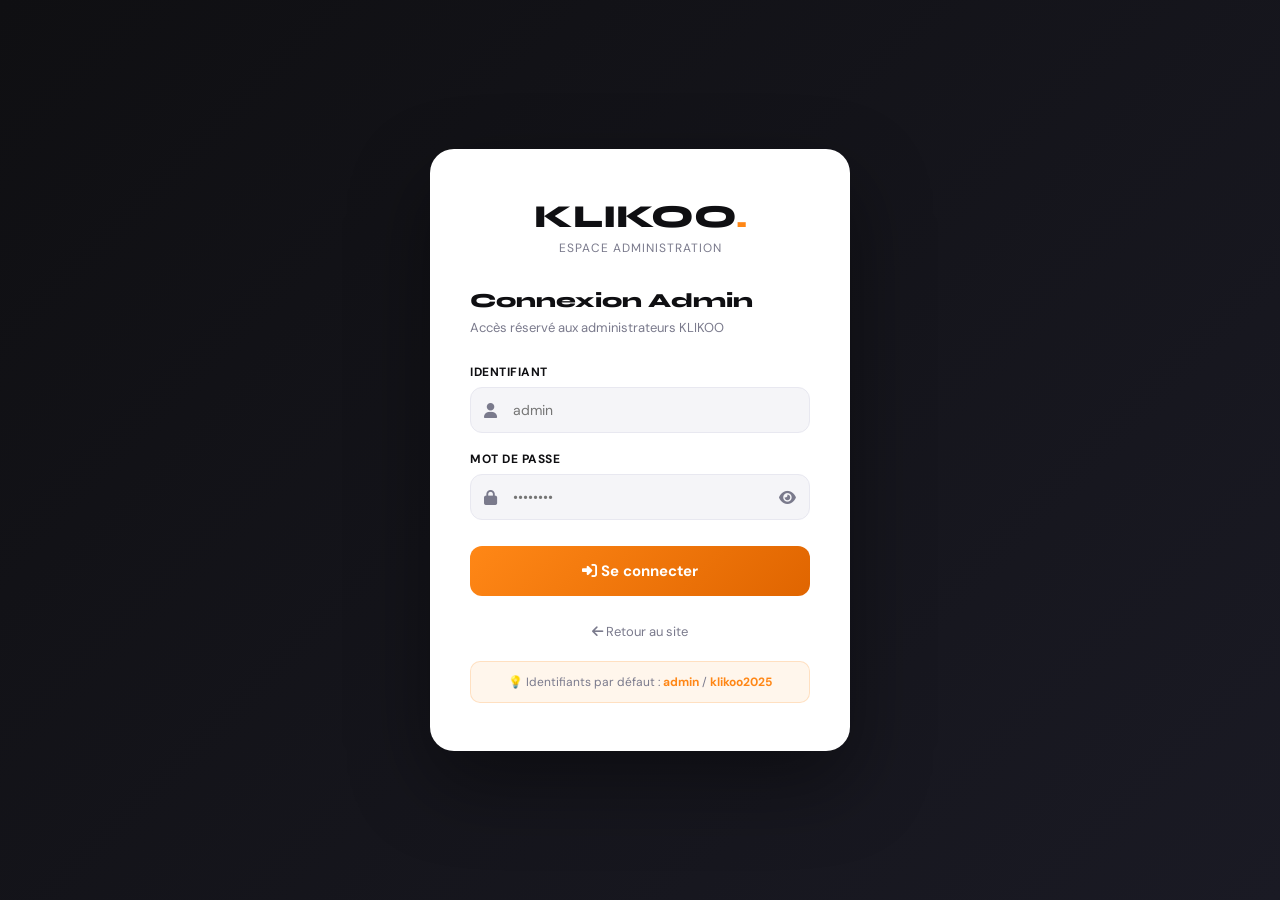
<file: login-admin.html>
<!DOCTYPE html>
<html lang="fr">
<head>
<meta charset="UTF-8">
<meta name="viewport" content="width=device-width, initial-scale=1.0">
<title>KLIKOO — Admin Login</title>
<link href="https://fonts.googleapis.com/css2?family=Syne:wght@700;800;900&family=DM+Sans:wght@400;500;600;700&display=swap" rel="stylesheet">
<link rel="stylesheet" href="https://cdnjs.cloudflare.com/ajax/libs/font-awesome/6.4.0/css/all.min.css">
  <link rel="stylesheet" href="login-admin.css">
</head>
<body>

<div class="login-card">
  <div class="login-logo">
    <div class="login-logo-name">KLIKOO<span>.</span></div>
    <div class="login-logo-tag">Espace Administration</div>
  </div>

  <div class="login-title">Connexion Admin</div>
  <div class="login-subtitle">Accès réservé aux administrateurs KLIKOO</div>

  <div class="error-msg" id="errorMsg">
    <i class="fas fa-exclamation-circle"></i>
    <span id="errorText">Identifiants incorrects. Réessayez.</span>
  </div>

  <div class="form-group">
    <label class="form-label">Identifiant</label>
    <div class="form-input-wrap">
      <i class="fas fa-user form-input-icon"></i>
      <input type="text" class="form-input" id="username" placeholder="admin" autocomplete="username">
    </div>
  </div>

  <div class="form-group">
    <label class="form-label">Mot de passe</label>
    <div class="form-input-wrap">
      <i class="fas fa-lock form-input-icon"></i>
      <input type="password" class="form-input" id="password" placeholder="••••••••" autocomplete="current-password">
      <button class="form-input-toggle" onclick="togglePassword()" id="toggleBtn" type="button">
        <i class="fas fa-eye" id="eyeIcon"></i>
      </button>
    </div>
  </div>

  <button class="btn-login" onclick="doLogin()">
    <i class="fas fa-sign-in-alt"></i> Se connecter
  </button>

  <div class="login-footer">
    <a href="index.html"><i class="fas fa-arrow-left"></i> Retour au site</a>
  </div>

  <div class="demo-hint">
    💡 Identifiants par défaut : <strong>admin</strong> / <strong>klikoo2025</strong>
  </div>
</div>  <script src="login-admin.js"></script>
</body>
</html>
</file>
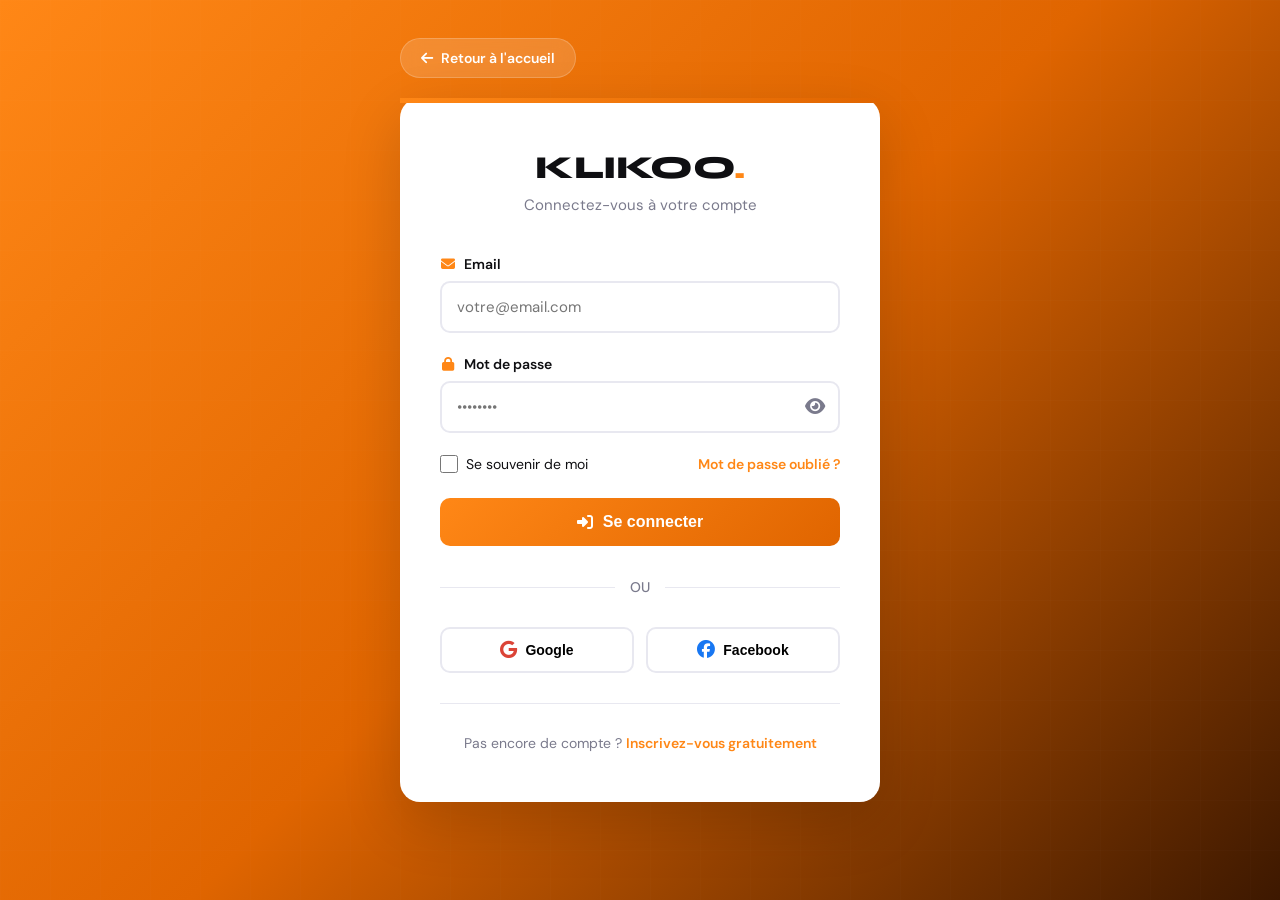
<file: login.html>
<!DOCTYPE html>
<html lang="fr">
<head>
<meta charset="UTF-8">
<meta name="viewport" content="width=device-width, initial-scale=1.0">
<title>Connexion — KLIKOO Store</title>
<link href="https://fonts.googleapis.com/css2?family=Syne:wght@700;800;900&family=DM+Sans:wght@400;500;600;700&display=swap" rel="stylesheet">
<link rel="stylesheet" href="https://cdnjs.cloudflare.com/ajax/libs/font-awesome/6.4.0/css/all.min.css">
  <link rel="stylesheet" href="login.css">
</head>
<body>
<div class="auth-container">
  <a href="index.html" class="back-home"><i class="fas fa-arrow-left"></i>Retour à l'accueil</a>
  <div class="auth-box">
    <div class="auth-logo">
      <h1>KLIKOO<span>.</span></h1>
      <p>Connectez-vous à votre compte</p>
    </div>
    <div class="message error" id="errorMsg"><i class="fas fa-exclamation-circle"></i><span id="errorText"></span></div>
    <div class="message success" id="successMsg"><i class="fas fa-check-circle"></i><span id="successText"></span></div>
    <form id="loginForm">
      <div class="form-group">
        <label for="email"><i class="fas fa-envelope"></i>Email</label>
        <input type="email" id="email" placeholder="votre@email.com" required autocomplete="email">
      </div>
      <div class="form-group">
        <label for="password"><i class="fas fa-lock"></i>Mot de passe</label>
        <input type="password" id="password" placeholder="••••••••" required minlength="6" autocomplete="current-password">
        <i class="fas fa-eye toggle-password" id="togglePasswordBtn"></i>
      </div>
      <div class="remember-forgot">
        <label class="remember-me">
          <input type="checkbox" id="remember">
          <span>Se souvenir de moi</span>
        </label>
        <span class="forgot-link" id="forgotLink">Mot de passe oublié ?</span>
      </div>
      <button type="submit" class="submit-btn" id="submitBtn">
        <i class="fas fa-sign-in-alt"></i>Se connecter
      </button>
    </form>
    <div class="divider"><span>OU</span></div>
    <div class="social-login">
      <button class="social-btn google" id="googleBtn"><i class="fab fa-google"></i>Google</button>
      <button class="social-btn facebook" id="facebookBtn"><i class="fab fa-facebook"></i>Facebook</button>
    </div>
    <!-- ✅ CORRIGÉ: lien vers inscription.html et non signup.html -->
    <div class="auth-footer">Pas encore de compte ? <a href="inscription.html">Inscrivez-vous gratuitement</a></div>
  </div>
</div>  <script src="login.js"></script>
</body>
</html>
</file>
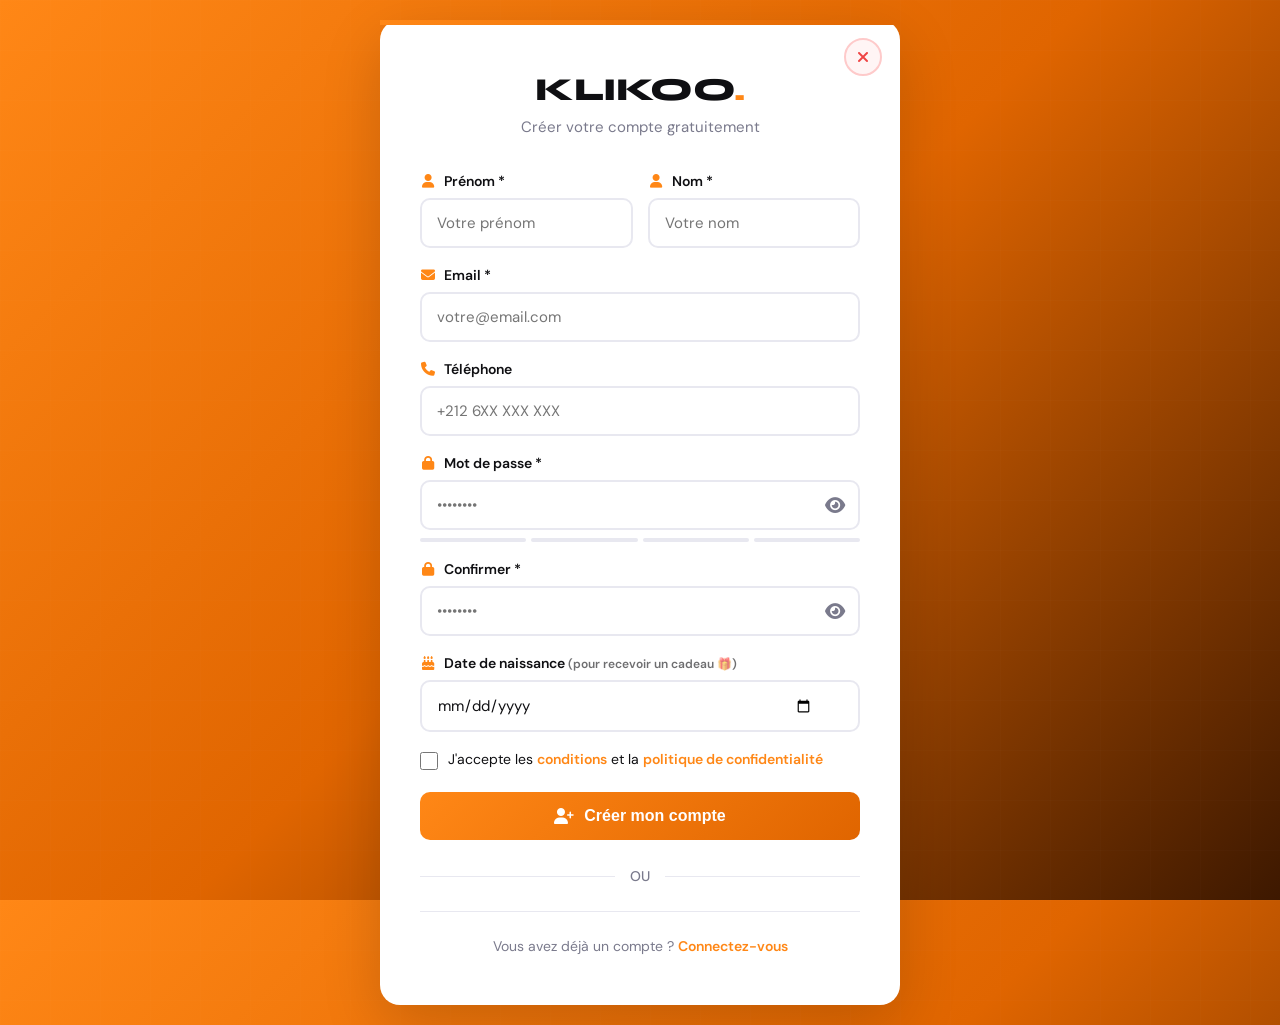
<file: signup.html>
<!DOCTYPE html>
<html lang="fr">
<head>
<meta charset="UTF-8">
<meta name="viewport" content="width=device-width, initial-scale=1.0">
<title>Inscription — KLIKOO Store</title>
<link href="https://fonts.googleapis.com/css2?family=Syne:wght@700;800;900&family=DM+Sans:wght@400;500;600;700&display=swap" rel="stylesheet">
<link rel="stylesheet" href="https://cdnjs.cloudflare.com/ajax/libs/font-awesome/6.4.0/css/all.min.css">
  <link rel="stylesheet" href="signup.css">
</head>
<body>
<div class="auth-container">
  <a href="index.html" class="back-home"><i class="fas fa-arrow-left"></i>Retour à l'accueil</a>
  <div class="auth-box">
    <button class="close-btn" onclick="window.location.href='index.html'" aria-label="Fermer">
      <i class="fas fa-times"></i>
    </button>
    <div class="auth-logo">
      <h1>KLIKOO<span>.</span></h1>
      <p>Créer votre compte gratuitement</p>
    </div>
    <div class="message error" id="errorMsg"><i class="fas fa-exclamation-circle"></i><span id="errorText"></span></div>
    <div class="message success" id="successMsg"><i class="fas fa-check-circle"></i><span id="successText"></span></div>
    <form id="signupForm">
      <div class="form-row">
        <div class="form-group">
          <label for="prenom"><i class="fas fa-user"></i>Prénom *</label>
          <input type="text" id="prenom" placeholder="Votre prénom" required maxlength="50" autocomplete="given-name">
        </div>
        <div class="form-group">
          <label for="nom"><i class="fas fa-user"></i>Nom *</label>
          <input type="text" id="nom" placeholder="Votre nom" required maxlength="50" autocomplete="family-name">
        </div>
      </div>
      <div class="form-group">
        <label for="email"><i class="fas fa-envelope"></i>Email *</label>
        <input type="email" id="email" placeholder="votre@email.com" required autocomplete="email">
      </div>
      <div class="form-group">
        <label for="telephone"><i class="fas fa-phone"></i>Téléphone</label>
        <input type="tel" id="telephone" placeholder="+212 6XX XXX XXX" pattern="(\+212|0)[5-7][0-9]{8}" autocomplete="tel">
      </div>
      <div class="form-group">
        <label for="password"><i class="fas fa-lock"></i>Mot de passe *</label>
        <input type="password" id="password" placeholder="••••••••" required minlength="6" autocomplete="new-password">
        <i class="fas fa-eye toggle-password" id="togglePassword1"></i>
        <div class="password-strength">
          <div class="strength-bar" id="strength-1"></div>
          <div class="strength-bar" id="strength-2"></div>
          <div class="strength-bar" id="strength-3"></div>
          <div class="strength-bar" id="strength-4"></div>
        </div>
        <div class="strength-text" id="strengthText"></div>
      </div>
      <div class="form-group">
        <label for="confirmPassword"><i class="fas fa-lock"></i>Confirmer *</label>
        <input type="password" id="confirmPassword" placeholder="••••••••" required minlength="6" autocomplete="new-password">
        <i class="fas fa-eye toggle-password" id="togglePassword2"></i>
      </div>
      <div class="form-group">
        <label for="dateNaissance"><i class="fas fa-birthday-cake"></i>Date de naissance <span style="font-size:12px;opacity:0.6">(pour recevoir un cadeau 🎁)</span></label>
        <input type="date" id="dateNaissance" autocomplete="bday" max="2010-01-01">
      </div>
            <div class="terms-checkbox">
        <input type="checkbox" id="terms" required>
        <label for="terms">J'accepte les <a href="#" onclick="event.preventDefault()">conditions</a> et la <a href="#" onclick="event.preventDefault()">politique de confidentialité</a></label>
      </div>
      <button type="submit" class="submit-btn" id="submitBtn">
        <i class="fas fa-user-plus"></i>Créer mon compte
      </button>
    </form>
    <div class="divider"><span>OU</span></div>
    <div class="auth-footer">Vous avez déjà un compte ? <a href="login.html">Connectez-vous</a></div>
  </div>
</div>
<script src="signup.js"></script>
</body>
</html>
</file>
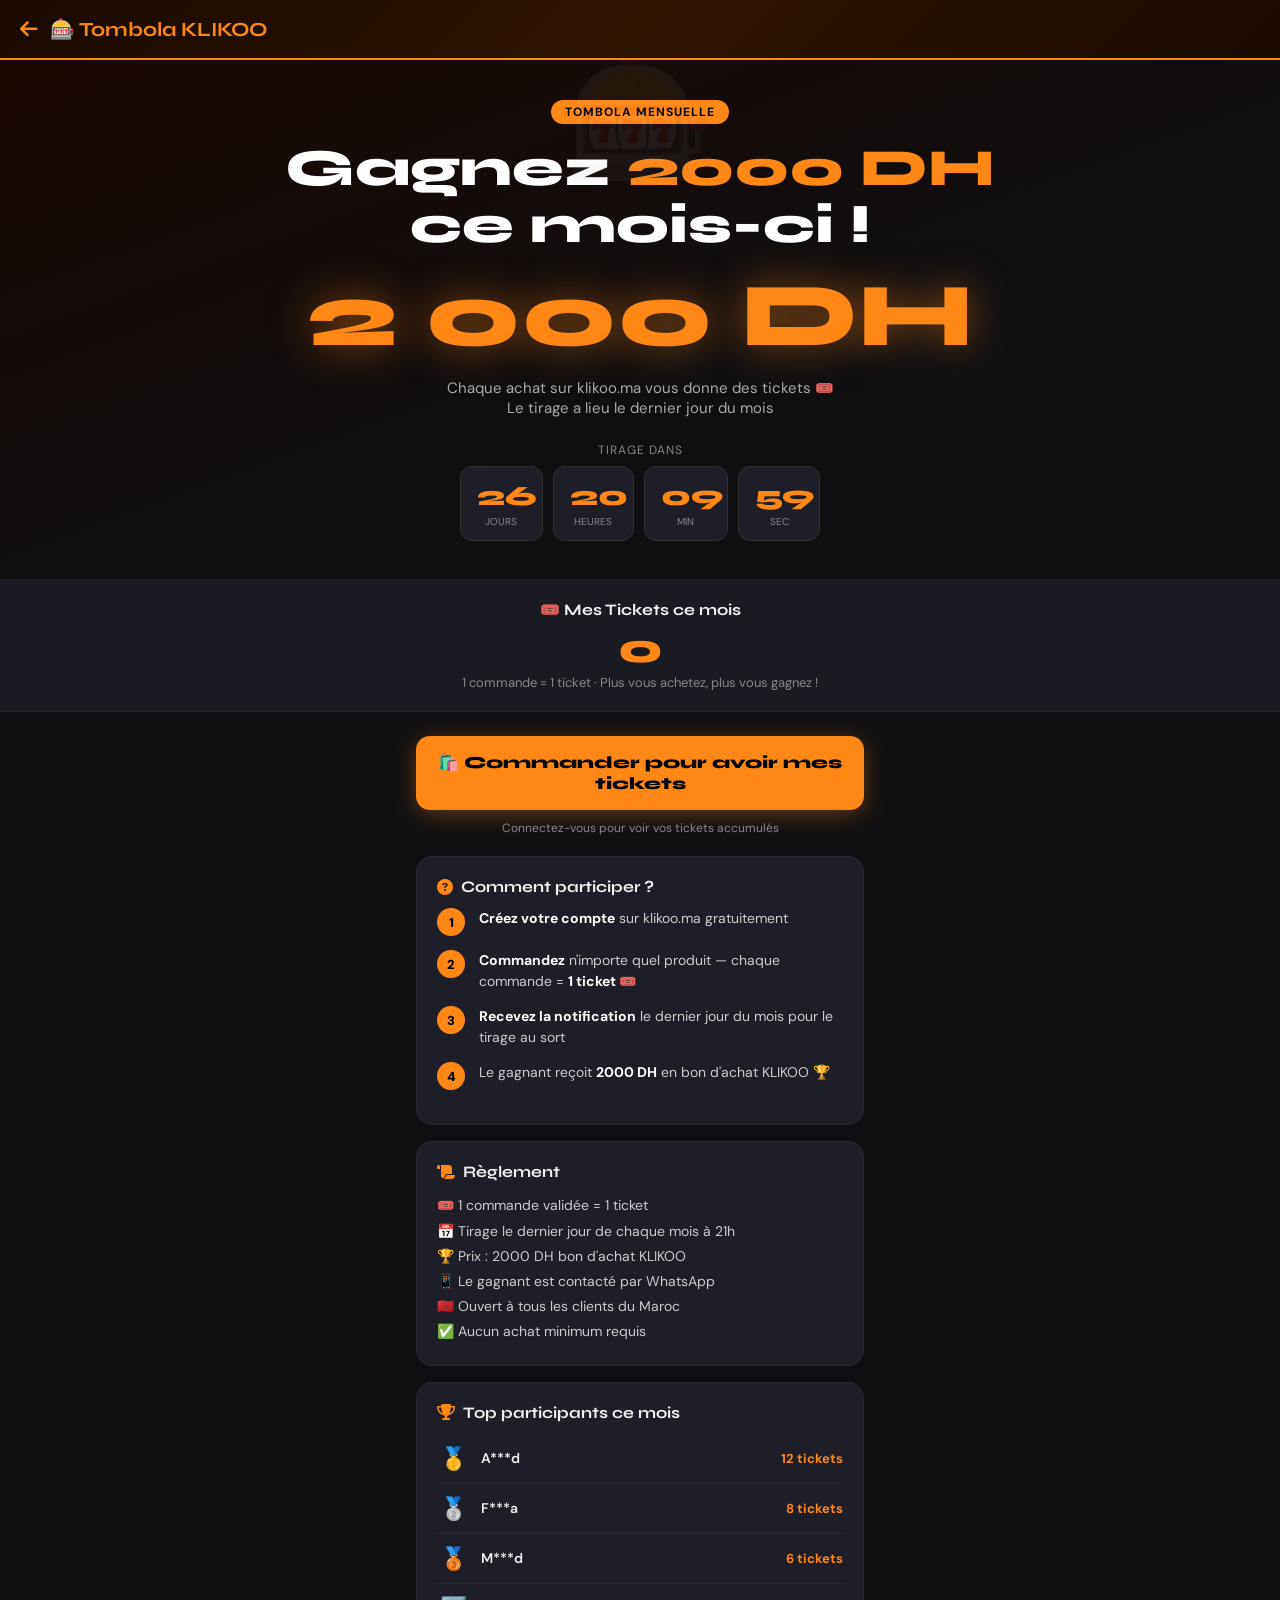
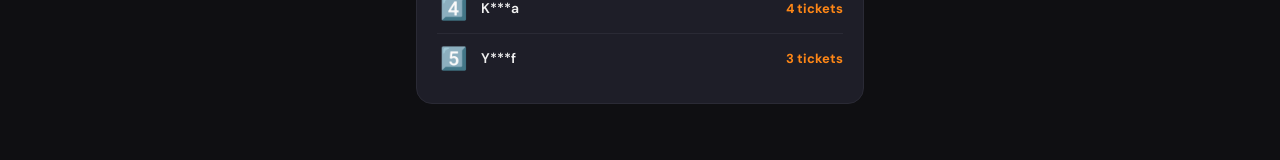
<file: tombola.html>
<!DOCTYPE html>
<html lang="fr">
<head>
<meta charset="UTF-8">
<meta name="viewport" content="width=device-width, initial-scale=1.0">
<title>🎰 Tombola KLIKOO — Gagnez 2000 DH !</title>
<link href="https://fonts.googleapis.com/css2?family=Syne:wght@700;800;900&family=DM+Sans:wght@400;500;600;700&display=swap" rel="stylesheet">
<link rel="stylesheet" href="https://cdnjs.cloudflare.com/ajax/libs/font-awesome/6.4.0/css/all.min.css">
<style>
  :root {
    --or: #ff8716;
    --or2: #ffb347;
    --dark: #0f0f12;
    --dark2: #1a1a22;
    --card: #1e1e28;
    --text: #f0f0f0;
    --muted: #888;
  }
  * { margin:0; padding:0; box-sizing:border-box; }
  body { background:var(--dark); color:var(--text); font-family:'DM Sans',sans-serif; min-height:100vh; }

  /* HEADER */
  .t-header {
    background:linear-gradient(135deg,#1a0a00,#2d1500,#1a0a00);
    border-bottom:2px solid var(--or);
    padding:16px 20px;
    display:flex; align-items:center; gap:12px;
  }
  .t-header a { color:var(--or); font-size:20px; text-decoration:none; }
  .t-header h1 { font-family:'Syne',sans-serif; font-size:20px; color:var(--or); }

  /* HERO */
  .hero {
    background:linear-gradient(160deg,#1a0800,#0f0f12 60%);
    text-align:center; padding:40px 20px 30px;
    position:relative; overflow:hidden;
  }
  .hero::before {
    content:'🎰'; font-size:120px; opacity:0.06;
    position:absolute; top:-20px; left:50%; transform:translateX(-50%);
  }
  .hero-badge {
    display:inline-block; background:var(--or); color:#000;
    font-weight:700; font-size:12px; padding:4px 14px; border-radius:20px;
    letter-spacing:1px; margin-bottom:16px; text-transform:uppercase;
  }
  .hero h2 {
    font-family:'Syne',sans-serif; font-size:clamp(28px,7vw,52px);
    font-weight:900; color:#fff; line-height:1.1;
  }
  .hero h2 span { color:var(--or); }
  .prize {
    font-family:'Syne',sans-serif; font-size:clamp(48px,12vw,90px);
    font-weight:900; color:var(--or);
    text-shadow:0 0 40px rgba(255,135,22,0.5);
    margin:8px 0;
  }
  .hero p { color:#aaa; font-size:15px; margin-bottom:24px; }

  /* COUNTDOWN */
  .countdown-wrap { margin:0 auto 8px; max-width:360px; }
  .countdown-label { font-size:12px; color:var(--muted); margin-bottom:8px; text-transform:uppercase; letter-spacing:1px; }
  .countdown {
    display:flex; gap:10px; justify-content:center;
  }
  .cd-box {
    background:var(--card); border:1px solid #333; border-radius:12px;
    padding:12px 16px; min-width:70px; text-align:center;
  }
  .cd-num { font-family:'Syne',sans-serif; font-size:28px; font-weight:900; color:var(--or); }
  .cd-lbl { font-size:10px; color:var(--muted); text-transform:uppercase; margin-top:2px; }

  /* TICKETS */
  .tickets-section {
    background:var(--dark2); border-top:1px solid #222; border-bottom:1px solid #222;
    padding:20px; text-align:center; margin:0 0 24px;
  }
  .tickets-section h3 { font-family:'Syne',sans-serif; font-size:16px; margin-bottom:4px; }
  .ticket-count {
    font-family:'Syne',sans-serif; font-size:42px; font-weight:900; color:var(--or);
  }
  .ticket-sub { font-size:13px; color:var(--muted); }

  /* CARDS */
  .container { max-width:480px; margin:0 auto; padding:0 16px 40px; }

  .card {
    background:var(--card); border:1px solid #2a2a35; border-radius:16px;
    padding:20px; margin-bottom:16px;
  }
  .card h3 {
    font-family:'Syne',sans-serif; font-size:16px; margin-bottom:12px;
    display:flex; align-items:center; gap:8px;
  }
  .card h3 i { color:var(--or); }

  /* HOW TO PLAY */
  .step {
    display:flex; align-items:flex-start; gap:14px; margin-bottom:14px;
  }
  .step-num {
    background:var(--or); color:#000; font-weight:900;
    width:28px; height:28px; border-radius:50%; display:flex;
    align-items:center; justify-content:center; font-size:13px; flex-shrink:0;
  }
  .step-text { font-size:14px; color:#ccc; line-height:1.5; }
  .step-text b { color:#fff; }

  /* PARTICIPER BTN */
  .btn-participer {
    display:block; width:100%; background:var(--or);
    color:#000; font-weight:900; font-size:17px;
    padding:16px; border-radius:14px; text-align:center;
    text-decoration:none; font-family:'Syne',sans-serif;
    margin-bottom:10px; transition:transform 0.2s, box-shadow 0.2s;
    border:none; cursor:pointer;
    box-shadow:0 4px 24px rgba(255,135,22,0.35);
  }
  .btn-participer:hover { transform:translateY(-2px); box-shadow:0 6px 32px rgba(255,135,22,0.5); }
  .btn-sub { text-align:center; font-size:12px; color:var(--muted); }

  /* CLASSEMENT */
  .rank-row {
    display:flex; align-items:center; gap:12px;
    padding:10px 0; border-bottom:1px solid #2a2a35;
  }
  .rank-row:last-child { border:none; }
  .rank-medal { font-size:22px; width:32px; text-align:center; }
  .rank-name { flex:1; font-size:14px; font-weight:600; }
  .rank-tickets { font-size:13px; color:var(--or); font-weight:700; }

  /* WINNER */
  .winner-box {
    background:linear-gradient(135deg,#1a0800,#2d1500);
    border:2px solid var(--or); border-radius:16px;
    padding:24px; text-align:center; margin-bottom:16px;
    display:none;
  }
  .winner-box.show { display:block; }
  .winner-box h3 { font-family:'Syne',sans-serif; font-size:20px; color:var(--or); margin-bottom:8px; }
  .winner-name { font-family:'Syne',sans-serif; font-size:32px; font-weight:900; color:#fff; }
  .winner-prize { color:var(--or); font-size:14px; margin-top:4px; }

  /* CONFETTI anim */
  @keyframes fall {
    0%   { transform:translateY(-10px) rotate(0deg); opacity:1; }
    100% { transform:translateY(100vh) rotate(720deg); opacity:0; }
  }
  .confetti-piece {
    position:fixed; top:0; width:10px; height:10px; border-radius:2px;
    animation:fall linear infinite; pointer-events:none; z-index:9999;
  }
</style>
</head>
<body>

<div class="t-header">
  <a href="index.html"><i class="fas fa-arrow-left"></i></a>
  <h1>🎰 Tombola KLIKOO</h1>
</div>

<div class="hero">
  <div class="hero-badge">Tombola Mensuelle</div>
  <h2>Gagnez <span>2000 DH</span><br>ce mois-ci !</h2>
  <div class="prize">2 000 DH</div>
  <p>Chaque achat sur klikoo.ma vous donne des tickets 🎟️<br>Le tirage a lieu le dernier jour du mois</p>

  <div class="countdown-wrap">
    <div class="countdown-label">Tirage dans</div>
    <div class="countdown">
      <div class="cd-box"><div class="cd-num" id="cdJ">--</div><div class="cd-lbl">Jours</div></div>
      <div class="cd-box"><div class="cd-num" id="cdH">--</div><div class="cd-lbl">Heures</div></div>
      <div class="cd-box"><div class="cd-num" id="cdM">--</div><div class="cd-lbl">Min</div></div>
      <div class="cd-box"><div class="cd-num" id="cdS">--</div><div class="cd-lbl">Sec</div></div>
    </div>
  </div>
</div>

<div class="tickets-section">
  <h3>🎟️ Mes Tickets ce mois</h3>
  <div class="ticket-count" id="myTickets">0</div>
  <div class="ticket-sub">1 commande = 1 ticket · Plus vous achetez, plus vous gagnez !</div>
</div>

<div class="container">

  <!-- WINNER (shown on tirage day) -->
  <div class="winner-box" id="winnerBox">
    <h3>🏆 Gagnant du mois !</h3>
    <div class="winner-name" id="winnerName">—</div>
    <div class="winner-prize">A remporté 2000 DH 🎉</div>
  </div>

  <!-- CTA -->
  <a href="index.html#products" class="btn-participer">
    🛍️ Commander pour avoir mes tickets
  </a>
  <div class="btn-sub">Connectez-vous pour voir vos tickets accumulés</div>

  <!-- HOW TO PLAY -->
  <div class="card" style="margin-top:20px">
    <h3><i class="fas fa-question-circle"></i> Comment participer ?</h3>
    <div class="step">
      <div class="step-num">1</div>
      <div class="step-text"><b>Créez votre compte</b> sur klikoo.ma gratuitement</div>
    </div>
    <div class="step">
      <div class="step-num">2</div>
      <div class="step-text"><b>Commandez</b> n'importe quel produit — chaque commande = <b>1 ticket 🎟️</b></div>
    </div>
    <div class="step">
      <div class="step-num">3</div>
      <div class="step-text"><b>Recevez la notification</b> le dernier jour du mois pour le tirage au sort</div>
    </div>
    <div class="step">
      <div class="step-num">4</div>
      <div class="step-text">Le gagnant reçoit <b>2000 DH</b> en bon d'achat KLIKOO 🏆</div>
    </div>
  </div>

  <!-- RÈGLEMENT -->
  <div class="card">
    <h3><i class="fas fa-scroll"></i> Règlement</h3>
    <div class="step-text" style="line-height:1.8">
      🎟️ 1 commande validée = 1 ticket<br>
      📅 Tirage le dernier jour de chaque mois à 21h<br>
      🏆 Prix : 2000 DH bon d'achat KLIKOO<br>
      📱 Le gagnant est contacté par WhatsApp<br>
      🇲🇦 Ouvert à tous les clients du Maroc<br>
      ✅ Aucun achat minimum requis
    </div>
  </div>

  <!-- TOP PARTICIPANTS -->
  <div class="card">
    <h3><i class="fas fa-trophy"></i> Top participants ce mois</h3>
    <div id="classement">
      <div class="rank-row">
        <div class="rank-medal">🥇</div>
        <div class="rank-name">A***d</div>
        <div class="rank-tickets">12 tickets</div>
      </div>
      <div class="rank-row">
        <div class="rank-medal">🥈</div>
        <div class="rank-name">F***a</div>
        <div class="rank-tickets">8 tickets</div>
      </div>
      <div class="rank-row">
        <div class="rank-medal">🥉</div>
        <div class="rank-name">M***d</div>
        <div class="rank-tickets">6 tickets</div>
      </div>
      <div class="rank-row">
        <div class="rank-medal">4️⃣</div>
        <div class="rank-name">K***a</div>
        <div class="rank-tickets">4 tickets</div>
      </div>
      <div class="rank-row">
        <div class="rank-medal">5️⃣</div>
        <div class="rank-name">Y***f</div>
        <div class="rank-tickets">3 tickets</div>
      </div>
    </div>
  </div>

</div><!-- end container -->

<script>
// Countdown to end of month
function updateCountdown() {
  const now = new Date();
  const end = new Date(now.getFullYear(), now.getMonth() + 1, 0, 23, 59, 59);
  const diff = end - now;
  if (diff <= 0) { document.getElementById('cdJ').textContent = '00'; return; }
  const j = Math.floor(diff / 86400000);
  const h = Math.floor((diff % 86400000) / 3600000);
  const m = Math.floor((diff % 3600000) / 60000);
  const s = Math.floor((diff % 60000) / 1000);
  document.getElementById('cdJ').textContent = String(j).padStart(2,'0');
  document.getElementById('cdH').textContent = String(h).padStart(2,'0');
  document.getElementById('cdM').textContent = String(m).padStart(2,'0');
  document.getElementById('cdS').textContent = String(s).padStart(2,'0');
}
setInterval(updateCountdown, 1000);
updateCountdown();

// Tickets from orders in localStorage
function loadMyTickets() {
  const session = JSON.parse(localStorage.getItem('klikoo_session') || 'null');
  if (!session) return;
  const orders = JSON.parse(localStorage.getItem('klikoo_orders') || '[]');
  const now = new Date();
  const myOrders = orders.filter(o => {
    const d = new Date(o.date || o.createdAt);
    return o.email === session.email && d.getMonth() === now.getMonth() && d.getFullYear() === now.getFullYear();
  });
  document.getElementById('myTickets').textContent = myOrders.length;
}
loadMyTickets();

// Show winner on last day
const today = new Date();
const lastDay = new Date(today.getFullYear(), today.getMonth() + 1, 0).getDate();
if (today.getDate() === lastDay) {
  const winner = localStorage.getItem('klikoo_tombola_winner_' + today.getMonth());
  if (winner) {
    document.getElementById('winnerBox').classList.add('show');
    document.getElementById('winnerName').textContent = winner;
    launchConfetti();
  }
}

function launchConfetti() {
  const colors = ['#ff8716','#ffb347','#fff','#ffd700','#ff6b6b'];
  for (let i = 0; i < 40; i++) {
    const c = document.createElement('div');
    c.className = 'confetti-piece';
    c.style.left = Math.random() * 100 + 'vw';
    c.style.background = colors[Math.floor(Math.random() * colors.length)];
    c.style.animationDuration = (2 + Math.random() * 3) + 's';
    c.style.animationDelay = (Math.random() * 2) + 's';
    c.style.width = c.style.height = (8 + Math.random() * 8) + 'px';
    document.body.appendChild(c);
    setTimeout(() => c.remove(), 6000);
  }
}
</script>
</body>
</html>
</file>
<file: login-admin.css>
/* LOGIN-ADMIN — styles */

*,*::before,*::after{margin:0;padding:0;box-sizing:border-box}
:root{--pr:#ff8716;--prd:#e06500;--dk:#0f0f12;--gr:#7a7a8c;--bd:#e8e8f0;--wh:#fff;--li:#f5f5f8;--red:#ef4444}
body{font-family:'DM Sans',sans-serif;background:linear-gradient(135deg,#0f0f12 0%,#1a1a24 100%);min-height:100vh;display:flex;align-items:center;justify-content:center;padding:20px}

.login-card{background:#fff;border-radius:24px;padding:48px 40px;width:100%;max-width:420px;box-shadow:0 32px 80px rgba(0,0,0,0.4)}
.login-logo{text-align:center;margin-bottom:32px}
.login-logo-name{font-family:'Syne',sans-serif;font-size:32px;font-weight:900;color:var(--dk)}
.login-logo-name span{color:var(--pr)}
.login-logo-tag{font-size:12px;color:var(--gr);letter-spacing:1px;text-transform:uppercase;margin-top:4px}
.login-title{font-family:'Syne',sans-serif;font-size:20px;font-weight:800;color:var(--dk);margin-bottom:6px}
.login-subtitle{font-size:13px;color:var(--gr);margin-bottom:28px}

.form-group{margin-bottom:18px}
.form-label{display:block;font-size:12px;font-weight:700;color:var(--dk);margin-bottom:7px;text-transform:uppercase;letter-spacing:.5px}
.form-input-wrap{position:relative}
.form-input{width:100%;padding:13px 16px 13px 42px;border:1.5px solid var(--bd);border-radius:12px;font-family:'DM Sans',sans-serif;font-size:14px;color:var(--dk);background:var(--li);transition:all .2s;outline:none}
.form-input:focus{border-color:var(--pr);background:#fff;box-shadow:0 0 0 3px rgba(255,135,22,.1)}
.form-input-icon{position:absolute;left:14px;top:50%;transform:translateY(-50%);color:var(--gr);font-size:15px;pointer-events:none}
.form-input-toggle{position:absolute;right:14px;top:50%;transform:translateY(-50%);color:var(--gr);font-size:15px;cursor:pointer;background:none;border:none;padding:0}
.form-input-toggle:hover{color:var(--pr)}

.error-msg{display:none;background:rgba(239,68,68,.08);color:var(--red);border:1px solid rgba(239,68,68,.2);border-radius:10px;padding:11px 14px;font-size:13px;margin-bottom:16px;align-items:center;gap:8px}
.error-msg.show{display:flex}

.btn-login{width:100%;padding:15px;background:linear-gradient(135deg,var(--pr),var(--prd));color:#fff;border:none;border-radius:12px;font-family:'DM Sans',sans-serif;font-size:15px;font-weight:700;cursor:pointer;transition:all .2s;margin-top:8px}
.btn-login:hover{transform:translateY(-1px);box-shadow:0 8px 24px rgba(255,135,22,.35)}
.btn-login:active{transform:translateY(0)}

.login-footer{text-align:center;margin-top:24px}
.login-footer a{font-size:13px;color:var(--gr);text-decoration:none}
.login-footer a:hover{color:var(--pr)}

.demo-hint{background:rgba(255,135,22,.08);border:1px solid rgba(255,135,22,.2);border-radius:10px;padding:12px 14px;margin-top:20px;font-size:12px;color:var(--gr);text-align:center}
.demo-hint strong{color:var(--pr)}

@keyframes shake{0%,100%{transform:translateX(0)}25%{transform:translateX(-6px)}75%{transform:translateX(6px)}}
.shake{animation:shake .3s ease}
</file>
<file: login.css>
/* LOGIN — styles */

*,*::before,*::after{margin:0;padding:0;box-sizing:border-box}
:root{--pr:#ff8716;--prd:#e06500;--prl:#fff4ea;--dk:#0f0f12;--gr:#7a7a8c;--bd:#e8e8f0;--wh:#fff;--red:#ef4444;--green:#10b981;--sh3:0 20px 60px rgba(0,0,0,.16);--tr:all .26s cubic-bezier(.4,0,.2,1)}
html{scroll-behavior:smooth;height:100%}
body{font-family:'DM Sans',sans-serif;color:var(--dk);background:linear-gradient(135deg,#ff8716 0%,#e06500 50%,#3d1800 100%);min-height:100vh;display:flex;align-items:center;justify-content:center;padding:20px;position:relative}
body::before{content:'';position:absolute;inset:0;background-image:linear-gradient(rgba(255,255,255,.04) 1px,transparent 1px),linear-gradient(90deg,rgba(255,255,255,.04) 1px,transparent 1px);background-size:50px 50px;pointer-events:none;opacity:0.3}
a{text-decoration:none;color:inherit}
.auth-container{width:100%;max-width:480px;position:relative;z-index:1}
.back-home{position:absolute;top:-60px;left:0;display:flex;align-items:center;gap:8px;color:#fff;background:rgba(255,255,255,.15);backdrop-filter:blur(10px);padding:10px 20px;border-radius:25px;font-weight:600;font-size:14px;transition:var(--tr);border:1px solid rgba(255,255,255,.2)}
.back-home:hover{background:rgba(255,255,255,.25);transform:translateX(-3px);border-color:rgba(255,255,255,.4)}
.auth-box{background:var(--wh);border-radius:20px;box-shadow:var(--sh3);padding:50px 40px;position:relative}
.auth-box::before{content:'';position:absolute;top:0;left:0;width:100%;height:5px;background:linear-gradient(90deg,var(--pr),var(--prd))}
.auth-logo{text-align:center;margin-bottom:40px}
.auth-logo h1{font-family:'Syne',sans-serif;font-size:32px;font-weight:900;color:var(--dk);margin-bottom:8px;letter-spacing:-0.5px}
.auth-logo h1 span{color:var(--pr)}
.auth-logo p{color:var(--gr);font-size:15px}
.message{padding:14px 16px;border-radius:10px;margin-bottom:20px;font-size:14px;display:none;align-items:center;gap:10px;animation:slideDown .3s ease}
.message i{font-size:18px}
.message.error{background:#fee;color:#c00;border:1px solid #fcc}
.message.success{background:#efe;color:#060;border:1px solid #cfc}
.message.show{display:flex}
@keyframes slideDown{from{opacity:0;transform:translateY(-10px)}to{opacity:1;transform:translateY(0)}}
.form-group{margin-bottom:22px;position:relative}
.form-group label{display:block;margin-bottom:8px;font-weight:600;color:var(--dk);font-size:14px}
.form-group label i{color:var(--pr);margin-right:8px;width:16px;text-align:center}
.form-group input{width:100%;padding:14px 45px 14px 15px;border:2px solid var(--bd);border-radius:10px;font-size:15px;transition:var(--tr);font-family:inherit;color:var(--dk)}
.form-group input:focus{border-color:var(--pr);outline:none;box-shadow:0 0 0 4px rgba(255,135,22,.1)}
.toggle-password{position:absolute;right:15px;top:43px;cursor:pointer;color:var(--gr);font-size:18px;transition:color .2s;z-index:2}
.toggle-password:hover{color:var(--pr)}
.remember-forgot{display:flex;justify-content:space-between;align-items:center;margin-bottom:25px;font-size:14px;flex-wrap:wrap;gap:10px}
.remember-me{display:flex;align-items:center;gap:8px;cursor:pointer}
.remember-me input{width:18px;height:18px;cursor:pointer;accent-color:var(--pr)}
.forgot-link{color:var(--pr);font-weight:600;transition:color .2s;cursor:pointer}
.forgot-link:hover{color:var(--prd);text-decoration:underline}
.submit-btn{width:100%;padding:15px;background:linear-gradient(135deg,var(--pr) 0%,var(--prd) 100%);color:#fff;border-radius:10px;font-size:16px;font-weight:700;cursor:pointer;transition:var(--tr);display:flex;align-items:center;justify-content:center;gap:10px;border:none}
.submit-btn:hover:not(:disabled){transform:translateY(-2px);box-shadow:0 5px 20px rgba(255,135,22,.4)}
.submit-btn:disabled{opacity:.6;cursor:not-allowed}
.divider{text-align:center;margin:30px 0;position:relative}
.divider::before{content:'';position:absolute;top:50%;left:0;width:100%;height:1px;background:var(--bd)}
.divider span{background:var(--wh);padding:0 15px;position:relative;color:var(--gr);font-size:14px;font-weight:500}
.social-login{display:flex;gap:12px;margin-bottom:30px}
.social-btn{flex:1;padding:12px;border:2px solid var(--bd);border-radius:10px;background:var(--wh);cursor:pointer;font-weight:600;font-size:14px;transition:var(--tr);display:flex;align-items:center;justify-content:center;gap:8px}
.social-btn:hover{border-color:var(--pr);background:var(--prl)}
.social-btn i{font-size:18px}
.social-btn.google i{color:#DB4437}
.social-btn.facebook i{color:#1877F2}
.auth-footer{text-align:center;margin-top:30px;padding-top:30px;border-top:1px solid var(--bd);font-size:14px;color:var(--gr)}
.auth-footer a{color:var(--pr);font-weight:600;transition:color .2s}
.auth-footer a:hover{color:var(--prd);text-decoration:underline}
@media(max-width:480px){body{padding:10px}.auth-box{padding:40px 25px}.auth-logo h1{font-size:26px}.back-home{top:-50px;font-size:13px;padding:8px 16px}}
</file>
<file: signup.css>
/* SIGNUP — styles */

*,*::before,*::after{margin:0;padding:0;box-sizing:border-box}
:root{--pr:#ff8716;--prd:#e06500;--prl:#fff4ea;--dk:#0f0f12;--gr:#7a7a8c;--bd:#e8e8f0;--wh:#fff;--red:#ef4444;--green:#10b981;--sh3:0 20px 60px rgba(0,0,0,.16);--tr:all .26s cubic-bezier(.4,0,.2,1)}
html{scroll-behavior:smooth;height:100%}
body{font-family:'DM Sans',sans-serif;color:var(--dk);background:linear-gradient(135deg,#ff8716 0%,#e06500 50%,#3d1800 100%);min-height:100vh;display:flex;align-items:center;justify-content:center;padding:20px;position:relative}
body::before{content:'';position:absolute;inset:0;background-image:linear-gradient(rgba(255,255,255,.04) 1px,transparent 1px),linear-gradient(90deg,rgba(255,255,255,.04) 1px,transparent 1px);background-size:50px 50px;pointer-events:none;opacity:0.3}
a{text-decoration:none;color:inherit}
.auth-container{width:100%;max-width:520px;position:relative;z-index:1}
.back-home{position:absolute;top:-60px;left:0;display:flex;align-items:center;gap:8px;color:#fff;background:rgba(255,255,255,.15);backdrop-filter:blur(10px);padding:10px 20px;border-radius:25px;font-weight:600;font-size:14px;transition:var(--tr);border:1px solid rgba(255,255,255,.2)}
.back-home:hover{background:rgba(255,255,255,.25);transform:translateX(-3px);border-color:rgba(255,255,255,.4)}
.auth-box{background:var(--wh);border-radius:20px;box-shadow:var(--sh3);padding:50px 40px;position:relative}
.close-btn{position:absolute;top:18px;right:18px;width:38px;height:38px;border-radius:50%;background:#fff5f5;border:2px solid #fecaca;color:#ef4444;font-size:16px;cursor:pointer;display:flex;align-items:center;justify-content:center;transition:var(--tr);z-index:10;line-height:1}
.close-btn:hover{background:#fee2e2;border-color:#ef4444;transform:rotate(90deg) scale(1.1)}
.auth-box::before{content:'';position:absolute;top:0;left:0;width:100%;height:5px;background:linear-gradient(90deg,var(--pr),var(--prd))}
.auth-logo{text-align:center;margin-bottom:35px}
.auth-logo h1{font-family:'Syne',sans-serif;font-size:32px;font-weight:900;color:var(--dk);margin-bottom:8px;letter-spacing:-0.5px}
.auth-logo h1 span{color:var(--pr)}
.auth-logo p{color:var(--gr);font-size:15px}
.message{padding:14px 16px;border-radius:10px;margin-bottom:20px;font-size:14px;display:none;align-items:center;gap:10px;animation:slideDown .3s ease}
.message i{font-size:18px}
.message.error{background:#fee;color:#c00;border:1px solid #fcc}
.message.success{background:#efe;color:#060;border:1px solid #cfc}
.message.show{display:flex}
@keyframes slideDown{from{opacity:0;transform:translateY(-10px)}to{opacity:1;transform:translateY(0)}}
.form-row{display:grid;grid-template-columns:1fr 1fr;gap:15px}
.form-group{margin-bottom:18px;position:relative}
.form-group label{display:block;margin-bottom:8px;font-weight:600;color:var(--dk);font-size:14px}
.form-group label i{color:var(--pr);margin-right:8px;width:16px;text-align:center}
.form-group input{width:100%;padding:13px 45px 13px 15px;border:2px solid var(--bd);border-radius:10px;font-size:15px;transition:var(--tr);font-family:inherit;color:var(--dk)}
.form-group input:focus{border-color:var(--pr);outline:none;box-shadow:0 0 0 4px rgba(255,135,22,.1)}
.toggle-password{position:absolute;right:15px;top:43px;cursor:pointer;color:var(--gr);font-size:18px;transition:color .2s;z-index:2}
.toggle-password:hover{color:var(--pr)}
.password-strength{margin-top:8px;display:flex;gap:5px;height:4px}
.strength-bar{flex:1;background:var(--bd);border-radius:2px;transition:var(--tr)}
.strength-bar.active-weak{background:#ff4444}
.strength-bar.active-medium{background:var(--pr)}
.strength-bar.active-strong{background:var(--green)}
.strength-text{font-size:12px;margin-top:5px;font-weight:600}
.strength-weak{color:#ff4444}
.strength-medium{color:var(--pr)}
.strength-strong{color:var(--green)}
.terms-checkbox{display:flex;align-items:flex-start;gap:10px;margin-bottom:22px;font-size:14px}
.terms-checkbox input{width:18px;height:18px;cursor:pointer;margin-top:2px;flex-shrink:0;accent-color:var(--pr)}
.terms-checkbox a{color:var(--pr);font-weight:600}
.submit-btn{width:100%;padding:15px;background:linear-gradient(135deg,var(--pr) 0%,var(--prd) 100%);color:#fff;border-radius:10px;font-size:16px;font-weight:700;cursor:pointer;transition:var(--tr);display:flex;align-items:center;justify-content:center;gap:10px;border:none}
.submit-btn:hover:not(:disabled){transform:translateY(-2px);box-shadow:0 5px 20px rgba(255,135,22,.4)}
.submit-btn:disabled{opacity:.6;cursor:not-allowed}
.divider{text-align:center;margin:25px 0;position:relative}
.divider::before{content:'';position:absolute;top:50%;left:0;width:100%;height:1px;background:var(--bd)}
.divider span{background:var(--wh);padding:0 15px;position:relative;color:var(--gr);font-size:14px;font-weight:500}
.auth-footer{text-align:center;margin-top:25px;padding-top:25px;border-top:1px solid var(--bd);font-size:14px;color:var(--gr)}
.auth-footer a{color:var(--pr);font-weight:600;transition:color .2s}
.auth-footer a:hover{color:var(--prd);text-decoration:underline}
@media(max-width:480px){body{padding:10px}.auth-box{padding:40px 25px}.auth-logo h1{font-size:26px}.back-home{top:-50px;font-size:13px;padding:8px 16px}.form-row{grid-template-columns:1fr}}
</file>
